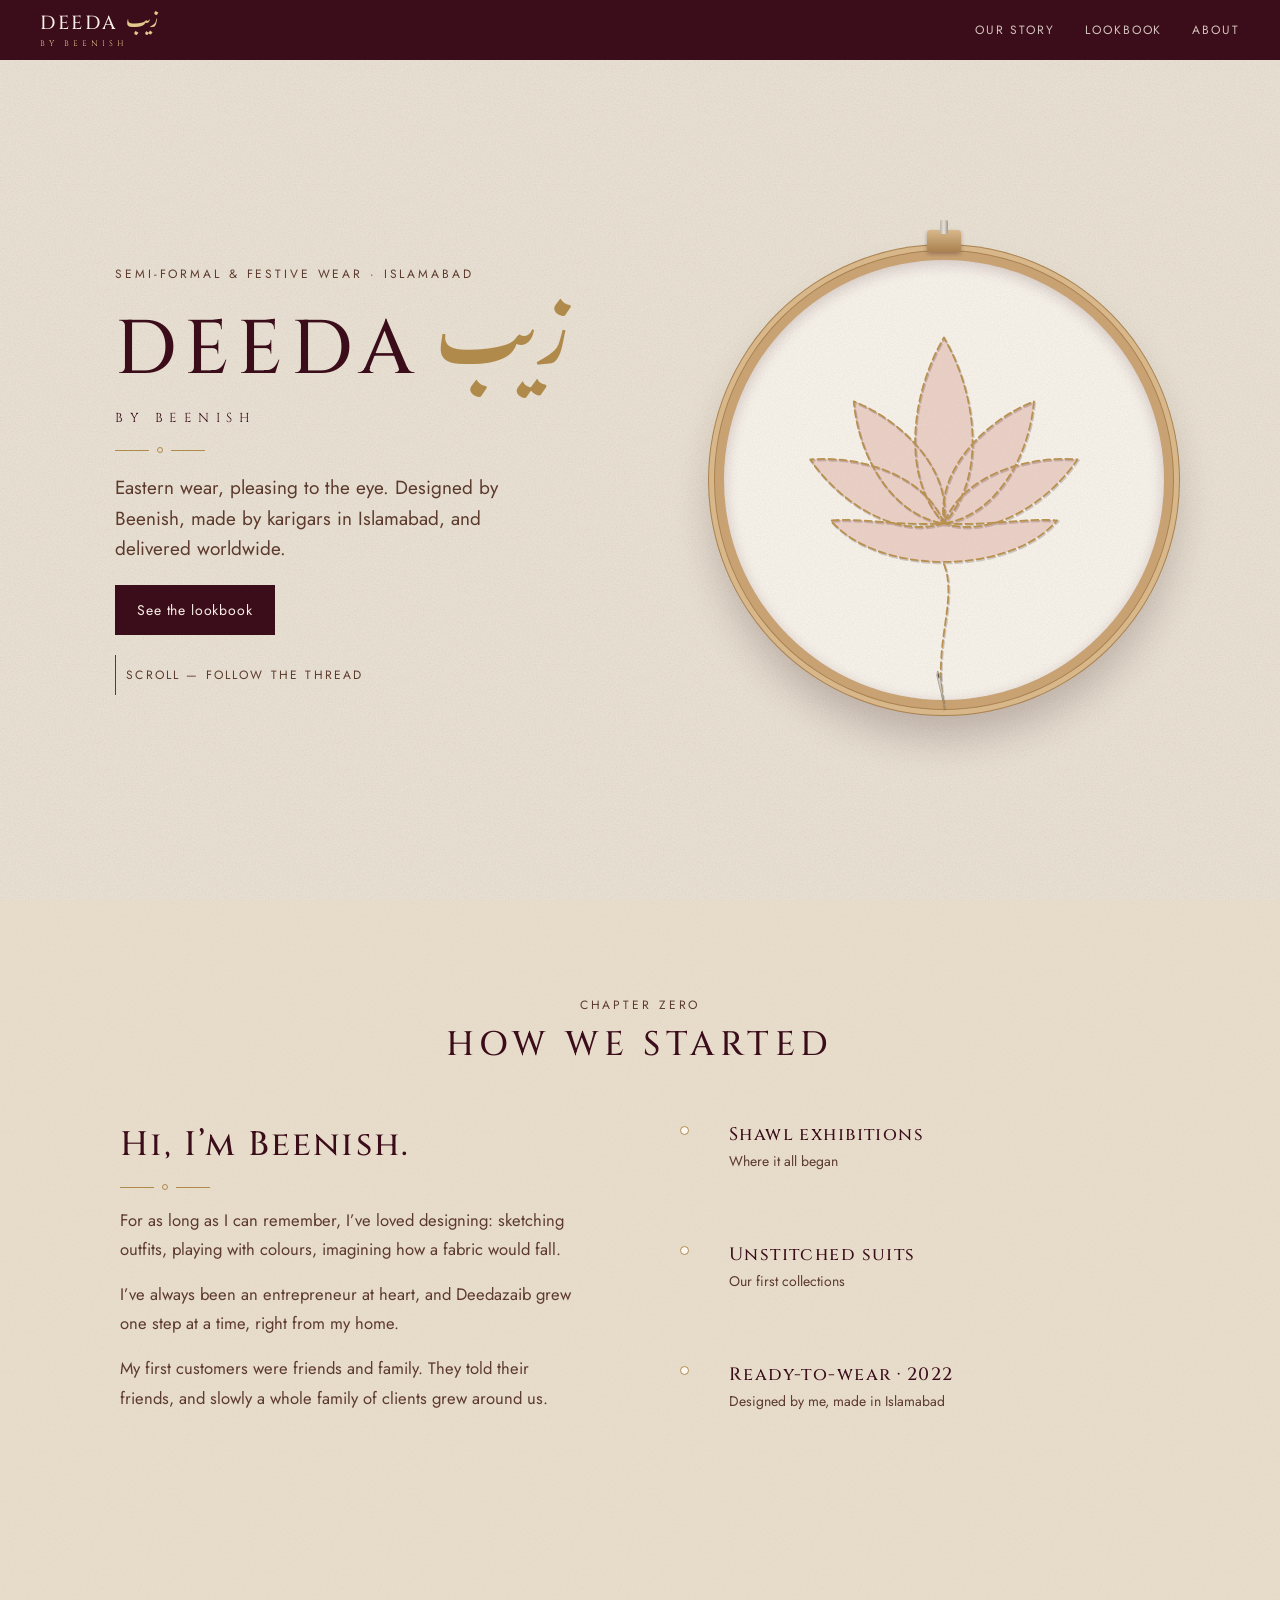
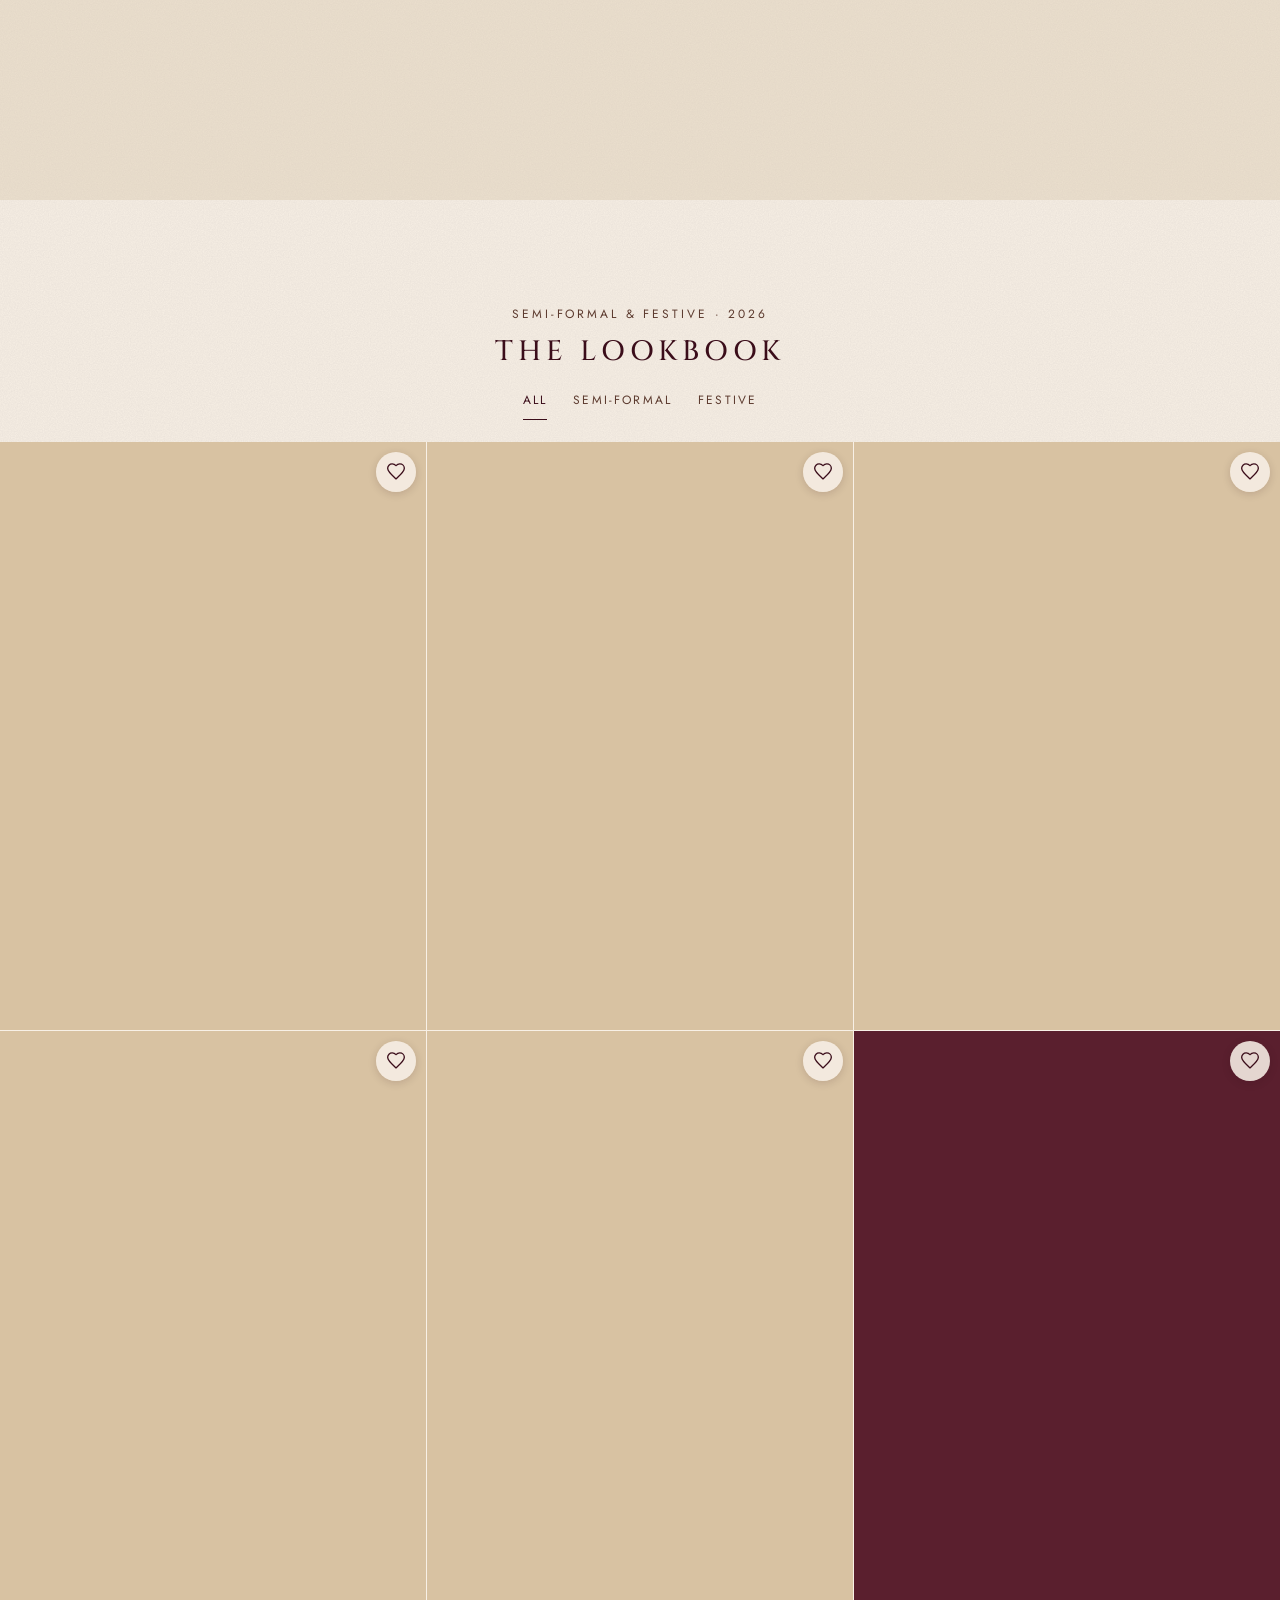
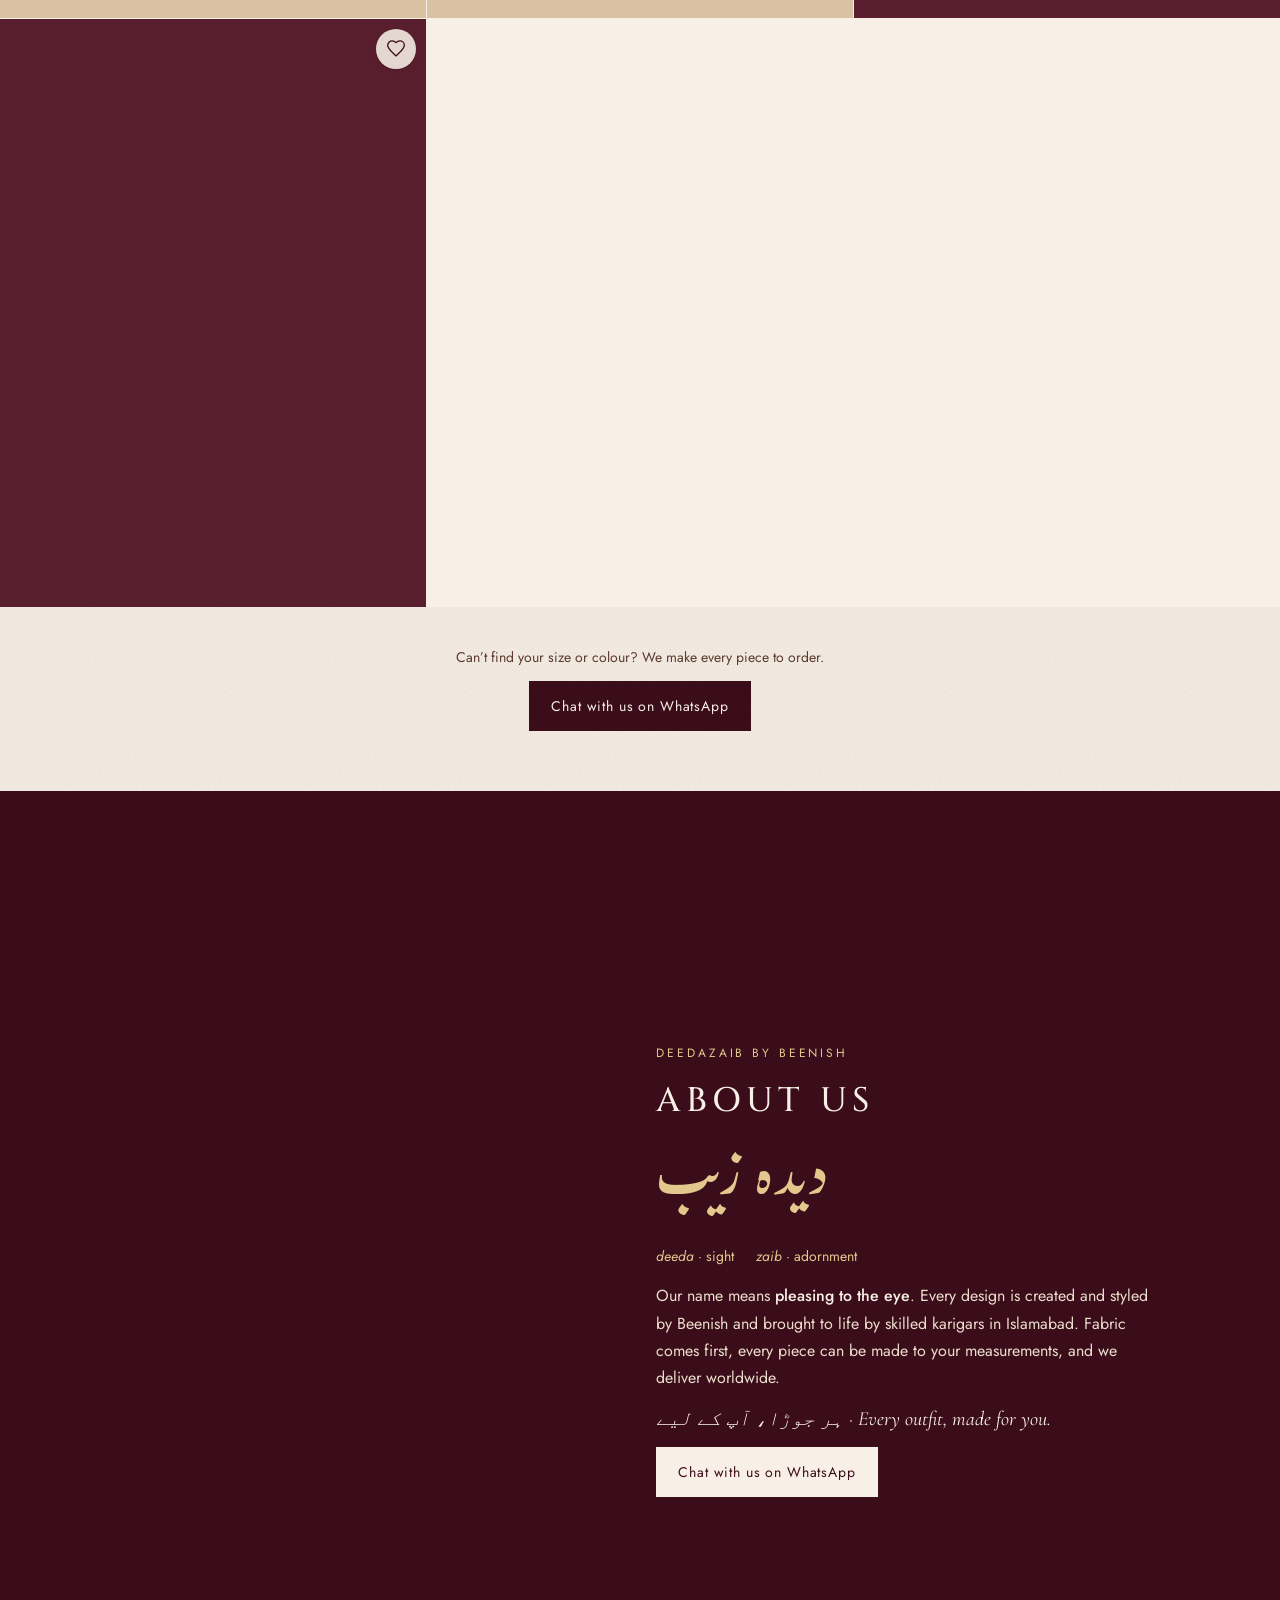
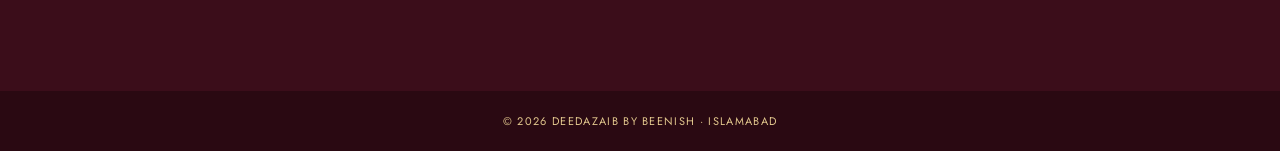
<file: index.html>
<!DOCTYPE html>
<html lang="en">
<head>
  <meta charset="utf-8">
  <meta name="viewport" content="width=device-width, initial-scale=1">
  <title>Deedazaib by Beenish — Semi-Formal &amp; Festive Wear</title>
  <meta name="description" content="Deedazaib by Beenish — semi-formal and festive eastern wear, designed by Beenish and made by karigars in Islamabad. Custom fits, delivered worldwide. Order on WhatsApp.">
  <meta name="theme-color" content="#3B0D1A">
  <meta property="og:title" content="Deedazaib by Beenish">
  <meta property="og:description" content="Semi-formal & festive eastern wear, designed in Islamabad. Order on WhatsApp.">
  <meta property="og:type" content="website">
  <link rel="icon" href="images/favicon.svg" type="image/svg+xml">
  <link rel="preconnect" href="https://fonts.googleapis.com">
  <link rel="preconnect" href="https://fonts.gstatic.com" crossorigin>
  <link href="https://fonts.googleapis.com/css2?family=Cinzel:wght@400;500;600&family=Gulzar&family=Jost:wght@400;500;600&family=Cormorant+Garamond:ital,wght@1,400;1,500&display=swap" rel="stylesheet">
  <link rel="stylesheet" href="css/style.css?v=202611141947">
</head>
<body>
  <a class="skip" href="#catalogue">Skip to the lookbook</a>

  <header class="topbar">
    <a class="logo" href="#intro" aria-label="Deedazaib by Beenish, back to top">
      <span class="logo-row"><span class="logo-en">DEEDA</span><span class="logo-ur" lang="ur" dir="rtl">زیب</span></span>
      <span class="logo-by">BY BEENISH</span>
    </a>
    <nav class="menu" aria-label="Sections">
      <a href="#story" data-sec="1">OUR STORY</a>
      <a href="#catalogue" data-sec="2">LOOKBOOK</a>
      <a href="#about" data-sec="3">ABOUT</a>
    </nav>
  </header>

  <div id="home">
    <main>
      <!-- the gold thread, drawn by js/main.js -->
      <svg id="thread" aria-hidden="true" focusable="false">
        <defs><mask id="threadMask" maskUnits="userSpaceOnUse"><path id="threadMaskPath" fill="none" stroke="#fff" stroke-width="10" stroke-linecap="round" stroke-linejoin="round" style="stroke-dasharray:0 1"/></mask></defs>
        <path id="hoopFill" fill="#D9A79A" stroke="none"/>
        <g mask="url(#threadMask)">
          <path id="threadShade" fill="none" stroke="rgba(42,9,18,.18)" stroke-width="2.4" stroke-linecap="round" transform="translate(0.8 1.2)" stroke-dasharray="7 4"/>
          <path id="threadLine" fill="none" stroke="#B8914F" stroke-width="1.8" stroke-linecap="round" stroke-linejoin="round" stroke-dasharray="7 4"/>
        </g>
        <g id="needle" style="opacity:0">
          <path d="M2 0 L-30 -1.6 L-34 0 L-30 1.6 Z" fill="#D8D2C8" stroke="#8C8478" stroke-width=".6"/>
          <ellipse cx="-29" cy="0" rx="2.6" ry=".7" fill="#5C5248"/>
        </g>
      </svg>
      <!-- 1 · INTRO -->
      <section id="intro" data-sec="0">
        <div class="intro-text">
          <span class="kicker">SEMI-FORMAL &amp; FESTIVE WEAR · ISLAMABAD</span>
          <h1 class="big"><span class="en">DEEDA</span><span class="ur" lang="ur" dir="rtl">زیب</span></h1>
          <span class="by">BY BEENISH</span>
          <div style="color:#B08A4A"><div class="orn" aria-hidden="true"><i></i><b></b><i></i></div></div>
          <p>Eastern wear, pleasing to the eye. Designed by Beenish, made by karigars in Islamabad, and delivered worldwide.</p>
          <div class="ctas">
            <a class="btn solid" href="#catalogue">See the lookbook</a>
          </div>
          <div class="scroll-cue" aria-hidden="true"><span></span>SCROLL — FOLLOW THE THREAD</div>
        </div>
        <div class="hoop-wrap" aria-hidden="true"><div class="hoop" id="hoop"><i class="clasp"></i></div></div>
      </section>

      <!-- 2 · HOW WE STARTED -->
      <section id="story" data-sec="1">
        <div class="head"><span class="kicker">CHAPTER ZERO</span><h2>HOW WE STARTED</h2></div>
        <div class="story-grid">
          <div class="story-text">
            <span class="hi">Hi, I’m Beenish.</span>
            <div style="color:#B08A4A"><div class="orn" aria-hidden="true"><i></i><b></b><i></i></div></div>
            <p>For as long as I can remember, I’ve loved designing: sketching outfits, playing with colours, imagining how a fabric would fall.</p>
            <p>I’ve always been an entrepreneur at heart, and Deedazaib grew one step at a time, right from my home.</p>
            <p>My first customers were friends and family. They told their friends, and slowly a whole family of clients grew around us.</p>
          </div>
          <div class="story-time">
            <div class="early" id="early" hidden></div>
            <ol class="timeline">
              <li><i class="t-dot"></i><b>Shawl exhibitions</b><span>Where it all began</span></li>
              <li><i class="t-dot"></i><b>Unstitched suits</b><span>Our first collections</span></li>
              <li><i class="t-dot"></i><b>Ready-to-wear · 2022</b><span>Designed by me, made in Islamabad</span></li>
            </ol>
          </div>
        </div>
      </section>

      <!-- 3 · THE LOOKBOOK (looks come from js/config.js) -->
      <section id="catalogue" data-sec="2">
        <div class="lb-head">
          <span class="kicker">SEMI-FORMAL &amp; FESTIVE · 2026</span>
          <h2>THE LOOKBOOK</h2>
          <div class="tabs" role="group" aria-label="Collection">
            <button data-filter="all" aria-pressed="true">ALL</button>
            <button data-filter="semi-formal" aria-pressed="false">SEMI-FORMAL</button>
            <button data-filter="festive" aria-pressed="false">FESTIVE</button>
            <button data-filter="saved" aria-pressed="false" id="savedTab" hidden>♡ SAVED</button>
          </div>
        </div>
        <div class="grid" id="grid"></div>
        <div class="lb-foot">
          <span>Can’t find your size or colour? We make every piece to order.</span>
          <a class="btn solid" data-wa="Hi Deedazaib! I have a question about the lookbook." href="#" target="_blank" rel="noopener">Chat with us on WhatsApp</a>
        </div>
      </section>

      <!-- 4 · ABOUT US -->
      <section id="about" data-sec="3">
        <div class="knot" id="knot" aria-hidden="true"><span class="d">D</span><span class="z" lang="ur">ز</span></div>
        <div class="about-text">
          <span class="kicker">DEEDAZAIB BY BEENISH</span>
          <h2>ABOUT US</h2>
          <span class="ur-big" lang="ur" dir="rtl">دیدہ زیب</span>
          <div class="meaning"><span><em>deeda</em> · sight</span><span><em>zaib</em> · adornment</span></div>
          <p>Our name means <b style="color:var(--cream);font-weight:500">pleasing to the eye</b>. Every design is created and styled by Beenish and brought to life by skilled karigars in Islamabad. Fabric comes first, every piece can be made to your measurements, and we deliver worldwide.</p>
          <span class="sign"><span lang="ur" dir="rtl">ہر جوڑا، آپ کے لیے</span> · Every outfit, made for you.</span>
          <div class="ctas">
            <a class="btn cream" data-wa="Hi Deedazaib! I have a question." href="#" target="_blank" rel="noopener">Chat with us on WhatsApp</a>
            <a class="btn gold" id="instagram" href="#" target="_blank" rel="noopener">Instagram</a>
          </div>
        </div>
      </section>
    </main>
    <footer class="foot">© <span id="year">2026</span> DEEDAZAIB BY BEENISH · ISLAMABAD</footer>

  </div>

  <!-- FAVOURITES BAR (appears once a look is saved) -->
  <div class="favbar" id="favbar" hidden>
    <button id="favList" aria-label="Show my favourites"><svg width="16" height="16" viewBox="0 0 24 24" fill="currentColor" aria-hidden="true"><path d="M12 20.3l-1.2-1.1C5.4 14.4 2 11.3 2 7.6 2 4.6 4.4 2.3 7.4 2.3c1.7 0 3.4.8 4.6 2.1 1.2-1.3 2.9-2.1 4.6-2.1 3 0 5.4 2.3 5.4 5.3 0 3.7-3.4 6.8-8.8 11.6z"/></svg><span id="favCount">0</span> <span id="favWord">favourites</span></button>
    <a class="favsend" id="favSend" href="#" target="_blank" rel="noopener">Send on WhatsApp</a>
    <button class="favclear" id="favClear" aria-label="Clear favourites"><svg width="14" height="14" viewBox="0 0 24 24" fill="none" stroke="currentColor" stroke-width="1.8" aria-hidden="true"><path d="M6 6l12 12M18 6L6 18"/></svg></button>
  </div>

  <!-- PRODUCT VIEW (opens when a look is tapped) -->
  <div id="pv" role="dialog" aria-modal="true" aria-label="Look details">
    <div class="pv-wrap">
      <div class="pv-photo" id="pvPhoto">
        <button class="pv-close" id="pvClose" aria-label="Back to the lookbook"><svg width="18" height="18" viewBox="0 0 24 24" fill="none" stroke="currentColor" stroke-width="1.6" aria-hidden="true"><path d="M6 6l12 12M18 6L6 18"/></svg></button>
      </div>
      <div class="pv-info">
        <nav class="crumbs" aria-label="Breadcrumb"><button id="pvHome">Home</button><span aria-hidden="true">/</span><button id="pvBack">Lookbook</button><span aria-hidden="true">/</span><span id="pvCrumb"></span></nav>
        <span class="pv-kick" id="pvKick"></span>
        <h2 class="pv-name" id="pvName"></h2>
        <span class="pv-price" id="pvPrice"></span>
        <button class="pv-save" id="pvFav" aria-pressed="false"><svg width="18" height="18" viewBox="0 0 24 24" fill="none" stroke="currentColor" stroke-width="1.6" stroke-linejoin="round" aria-hidden="true"><path d="M12 20.3l-1.2-1.1C5.4 14.4 2 11.3 2 7.6 2 4.6 4.4 2.3 7.4 2.3c1.7 0 3.4.8 4.6 2.1 1.2-1.3 2.9-2.1 4.6-2.1 3 0 5.4 2.3 5.4 5.3 0 3.7-3.4 6.8-8.8 11.6z"/></svg><span id="pvFavText">SAVE TO FAVOURITES</span></button>
        <div class="pv-row"><span>MADE TO ORDER</span><span id="pvTime"></span></div>
        <div class="pv-row"><span>FABRIC</span><span id="pvFabric"></span></div>
        <div class="pv-row"><span>SIZE</span>
          <div class="sz" role="group" aria-label="Size"><button aria-pressed="false">S</button><button aria-pressed="true">M</button><button aria-pressed="false">L</button><button aria-pressed="false">Custom</button></div>
        </div>
        <p class="pv-note" id="pvSizeNote">Custom? We’ll take your measurements on WhatsApp.</p>
        <a class="pv-order" id="pvOrder" href="#" target="_blank" rel="noopener"><svg width="18" height="18" viewBox="0 0 24 24" fill="none" stroke="currentColor" stroke-width="1.6" aria-hidden="true"><path d="M4 20l1.3-3.9A8 8 0 1 1 8 19z"/></svg><span id="pvOrderText">ORDER ON WHATSAPP</span></a>
        <span class="pv-help">Need help choosing? <a id="pvHelp" href="#" target="_blank" rel="noopener">Chat with Beenish</a></span>
        <div class="acc">
          <details open><summary>CRAFT DETAILS</summary><p id="pvCraft"></p></details>
          <details><summary>PRODUCT DETAILS</summary><p id="pvDetails"></p></details>
          <details><summary>MODEL &amp; FIT</summary><p id="pvFit"></p></details>
          <details><summary>CARE</summary><p id="pvCare"></p></details>
          <details><summary>DELIVERY</summary><p id="pvDelivery"></p></details>
        </div>
        <div class="pv-nav"><button id="pvPrev"><small>‹ PREVIOUS</small><span id="pvPrevName"></span></button><button id="pvNext"><small>NEXT ›</small><span id="pvNextName"></span></button></div>
      </div>
    </div>
  </div>

  <script src="js/config.js?v=202611141947"></script>
  <script src="js/main.js?v=202611141947"></script>
</body>
</html>
</file>
<file: css/style.css>
/* Deedazaib by Beenish — website styles */
:root{
  --maroon:#3B0D1A; --maroon-2:#4A1422; --maroon-3:#5A1F2E;
  --cream:#F8F0E6; --paper:#FBF6EE; --champagne:#E3C88E; --gold:#D4B271;
  --ink:#3B0D1A; --sub:#5C3A2E; --line:#D9C6AA;
  --noise:url("data:image/svg+xml;utf8,<svg xmlns='http://www.w3.org/2000/svg' width='240' height='240'><filter id='n'><feTurbulence type='fractalNoise' baseFrequency='.85' numOctaves='3' stitchTiles='stitch'/><feColorMatrix values='0 0 0 0 0  0 0 0 0 0  0 0 0 0 0  0 0 0 .55 0'/></filter><rect width='100%' height='100%' filter='url(%23n)'/></svg>");
  --grain:url("data:image/svg+xml;utf8,<svg xmlns='http://www.w3.org/2000/svg' width='180' height='180'><filter id='g'><feTurbulence type='turbulence' baseFrequency='.55' numOctaves='2' stitchTiles='stitch'/><feColorMatrix values='0 0 0 0 0  0 0 0 0 0  0 0 0 0 0  0 0 0 .9 -.25'/></filter><rect width='100%' height='100%' filter='url(%23g)'/></svg>");
}
*{box-sizing:border-box}
html{scroll-behavior:smooth}
html,body{margin:0}
body{font-family:Jost,system-ui,sans-serif; color:var(--ink); background:#EFE6D8; position:relative; overflow-x:hidden}
body::before{content:""; position:absolute; inset:0; background-image:var(--noise); background-size:240px; opacity:.14; mix-blend-mode:multiply; pointer-events:none; z-index:0}

/* top bar */
.topbar{position:fixed; top:0; left:0; right:0; z-index:20; height:60px; background:var(--maroon); display:flex; align-items:center; justify-content:space-between; padding:0 clamp(14px,4vw,40px)}
.logo{display:flex; flex-direction:column; align-items:flex-start; gap:3px; text-decoration:none}
.logo-row{display:flex; align-items:center; gap:8px; line-height:1}
.logo-en{font-family:Cinzel,serif; font-weight:500; font-size:19px; letter-spacing:.14em; color:var(--cream)}
.logo-ur{font-family:Gulzar,serif; font-size:23px; color:var(--champagne); line-height:1}
.logo-by{font-family:Cinzel,serif; font-size:8px; letter-spacing:.5em; color:var(--champagne)}
.menu{display:flex; gap:clamp(12px,2.4vw,30px)}
.menu a{color:var(--cream); text-decoration:none; font-size:12px; letter-spacing:.16em; min-height:44px; display:flex; align-items:center; opacity:.8}
.menu a.on{opacity:1; color:var(--champagne)}
@media (max-width:760px){ .menu{display:none} }

/* sections */
main{position:relative; z-index:1}
section{position:relative; min-height:100vh; padding:calc(60px + 4vh) clamp(18px,6vw,80px) 4vh}
.head{text-align:center; display:flex; flex-direction:column; align-items:center; gap:8px; max-width:680px; margin:0 auto}
.kicker{font-size:12px; letter-spacing:.24em; color:var(--sub)}
.head h2{margin:0; font-family:Cinzel,serif; font-weight:500; font-size:clamp(22px,3.2vw,34px); letter-spacing:.16em}
.head p{margin:0; font-size:15px; color:var(--sub)}
.orn{display:flex; align-items:center; gap:8px}
.orn i{display:block; height:1px; width:34px; background:currentColor}
.orn b{display:block; width:6px; height:6px; border:1px solid currentColor; border-radius:50%}

#intro{display:flex; align-items:center}
.intro-text{width:min(46%,560px); display:flex; flex-direction:column; gap:20px; margin-left:clamp(0px,3vw,60px)}
.intro-text .big{display:flex; align-items:center; gap:14px; line-height:1}
.intro-text .big .en{font-family:Cinzel,serif; font-weight:500; font-size:clamp(40px,6vw,76px); letter-spacing:.12em}
.intro-text .big .ur{font-family:Gulzar,serif; font-size:clamp(50px,7.4vw,94px); color:#B08A4A}
.intro-text .by{font-family:Cinzel,serif; font-size:13px; letter-spacing:.5em; margin-top:-8px}
.intro-text p{margin:0; font-size:clamp(16px,1.6vw,19px); line-height:1.6; color:var(--sub); max-width:440px}
.ctas{display:flex; gap:10px; flex-wrap:wrap}
.btn{height:50px; padding:0 22px; display:inline-flex; align-items:center; gap:10px; text-decoration:none; font-size:14px; letter-spacing:.06em}
.btn.solid{background:var(--maroon); color:var(--cream)}
.btn.line{border:1px solid var(--maroon); color:var(--maroon)}
.scroll-cue{display:flex; align-items:center; gap:10px; font-size:12px; letter-spacing:.18em; color:var(--sub)}
.scroll-cue span{display:block; width:1px; height:40px; background:var(--sub); animation:cue 1.8s ease-in-out infinite; transform-origin:top}
@keyframes cue{0%{transform:scaleY(0)}50%{transform:scaleY(1)}100%{transform:scaleY(0); transform-origin:bottom}}
#story{background:rgba(234,219,198,.55)}
#about{display:flex; align-items:center; justify-content:flex-end}
.about-text{width:min(44%,520px); margin-right:clamp(0px,4vw,70px); display:flex; flex-direction:column; gap:16px; color:var(--cream)}
.about-text .kicker{color:var(--champagne)}
.about-text h2{margin:0; font-family:Cinzel,serif; font-weight:500; font-size:clamp(24px,3vw,34px); letter-spacing:.16em}
.about-text .ur-big{align-self:flex-start; font-family:Gulzar,serif; font-size:clamp(40px,5vw,60px); line-height:1.5; color:var(--champagne)}
.about-text .meaning{display:flex; gap:22px; font-size:14px; color:var(--champagne)}
.about-text p{margin:0; font-size:16px; line-height:1.7; color:#EBDDCB}
.about-text .sign{font-family:'Cormorant Garamond',Georgia,serif; font-style:italic; font-size:20px; color:var(--cream)}
.btn.cream{background:var(--cream); color:var(--maroon)}
.btn.gold{border:1px solid var(--champagne); color:var(--champagne)}
/* ---------- the Lookbook (collection grid, Omorose-style) ---------- */
#catalogue{min-height:auto; padding:calc(60px + 5vh) 0 0; background:var(--cream); position:relative; z-index:2}
#catalogue::before{content:""; position:absolute; inset:0; background-image:var(--noise); background-size:240px; opacity:.1; mix-blend-mode:multiply; pointer-events:none}
body.pv-open{overflow:hidden}
.lb-head{position:relative; padding:0 16px 22px; text-align:center; display:flex; flex-direction:column; align-items:center; gap:10px}
.lb-head h2{margin:0; font-family:Cinzel,serif; font-weight:500; font-size:clamp(20px,2.4vw,28px); letter-spacing:.18em}
.crumbs{align-self:flex-start; font-size:12px; color:var(--sub); display:flex; gap:8px; align-items:center; padding-left:clamp(0px,4vw,40px)}
.crumbs button,.crumbs a{background:none; border:0; padding:0; color:var(--ink); font-family:inherit; font-size:12px; cursor:pointer; min-height:32px}
.tabs{display:flex; gap:26px; justify-content:center}
.tabs button{background:none; border:0; border-bottom:1px solid transparent; padding:8px 0; min-height:40px; font-family:inherit; font-size:12px; letter-spacing:.18em; color:var(--sub); cursor:pointer}
.tabs button[aria-pressed="true"]{color:var(--ink); border-bottom-color:var(--ink)}
.grid{display:grid; grid-template-columns:repeat(3, minmax(0,1fr)); gap:1px; background:var(--cream)}
@media (max-width:760px){ .grid{grid-template-columns:repeat(2, minmax(0,1fr))} .tabs{gap:18px} }
.tile{position:relative; aspect-ratio:203 / 280; overflow:hidden; border:0; padding:0; cursor:pointer; display:block; width:100%;
  opacity:0; transform:translateY(24px); transition:opacity .7s ease, transform .7s cubic-bezier(.2,.7,.2,1)}
.tile.in{opacity:1; transform:none}
.grid.instant .tile{transition:none}
.tile[hidden]{display:none}
.shot{position:absolute; inset:0; display:flex; align-items:flex-end; justify-content:center; transition:transform 1.2s cubic-bezier(.2,.7,.2,1)}
.shot::before{content:""; position:absolute; inset:0; background-image:var(--noise); background-size:240px; opacity:.12; mix-blend-mode:multiply}
.shot svg{position:relative; width:64%; height:auto; margin-bottom:9%}
.tile:hover .shot,.tile:focus-within .shot{transform:scale(1.04)}
.tile .cap{position:absolute; left:0; right:0; bottom:0; background:rgba(248,240,230,.95); color:var(--ink); padding:12px 14px; display:flex; justify-content:space-between; align-items:baseline; gap:8px;
  font-size:13px; transform:translateY(100%); transition:transform .45s cubic-bezier(.2,.7,.2,1); text-align:left}
.tile .cap b{font-family:Cinzel,serif; font-weight:500; letter-spacing:.12em; font-size:12px}
.tile:hover .cap,.tile:focus-within .cap{transform:none}
@media (hover:none){ .tile .cap{transform:none; flex-direction:column; align-items:flex-start; gap:2px; padding:9px 11px; font-size:11.5px; background:rgba(248,240,230,.92)} .tile .cap b{font-size:10.5px; letter-spacing:.1em} }
.tile .tag{position:absolute; top:12px; left:12px; z-index:2; font-size:10px; letter-spacing:.2em; padding:4px 8px; background:var(--cream); color:var(--ink)}
.tile-open:focus-visible{outline:2px solid var(--ink); outline-offset:-4px}
.lb-foot{padding:40px 16px 60px; text-align:center; display:flex; flex-direction:column; align-items:center; gap:14px; color:var(--sub); font-size:14px}

/* product view */
#pv{position:fixed; inset:60px 0 0 0; z-index:14; background:var(--cream); overflow-y:auto; opacity:0; visibility:hidden; transform:translateX(30px);
  transition:opacity .45s ease, transform .45s cubic-bezier(.2,.7,.2,1), visibility 0s linear .45s}
#pv.open{opacity:1; visibility:visible; transform:none; transition:opacity .45s ease, transform .45s cubic-bezier(.2,.7,.2,1)}
.pv-wrap{display:grid; grid-template-columns:minmax(0,1.15fr) minmax(0,1fr); min-height:100%}
@media (max-width:860px){ .pv-wrap{grid-template-columns:1fr} }
.pv-photo{position:sticky; top:0; height:calc(100vh - 60px)}
@media (max-width:860px){ .pv-photo{position:relative; height:auto; aspect-ratio:203/280} }
.pv-photo .shot svg{width:52%}
.pv-info{padding:clamp(20px,4vw,56px); display:flex; flex-direction:column; gap:16px; max-width:560px}
.pv-info .crumbs{padding-left:0}
.pv-kick{font-size:11px; letter-spacing:.24em; color:var(--sub)}
.pv-name{margin:0; font-family:Cinzel,serif; font-weight:500; font-size:clamp(22px,2.6vw,30px); letter-spacing:.14em}
.pv-price{font-size:18px; font-weight:500}
.pv-row{display:flex; flex-direction:column; gap:4px; font-size:14px}
.pv-row span:first-child{font-size:11px; letter-spacing:.2em; color:var(--sub)}
.sz{display:flex; gap:8px; flex-wrap:wrap}
.sz button{min-width:48px; height:44px; padding:0 14px; border:1px solid #CDBDA5; background:transparent; color:var(--ink); font-family:inherit; font-size:13px; cursor:pointer}
.sz button[aria-pressed="true"]{border-color:var(--ink); background:var(--ink); color:var(--cream)}
.pv-note{font-size:13px; color:var(--sub); margin:0}
.pv-order{height:54px; background:var(--maroon); color:var(--cream); display:flex; align-items:center; justify-content:center; gap:10px; text-decoration:none; font-size:14px; letter-spacing:.14em}
.pv-order:hover{background:#2A0912}
.pv-help{font-size:13px; color:var(--sub)} .pv-help a{color:var(--ink)}
.acc{border-top:1px solid #E0D0BA}
.acc details{border-bottom:1px solid #E0D0BA}
.acc summary{min-height:50px; display:flex; align-items:center; justify-content:space-between; cursor:pointer; font-size:12px; letter-spacing:.2em; list-style:none}
.acc summary::-webkit-details-marker{display:none}
.acc summary::after{content:"+"; font-size:18px; color:var(--sub)}
.acc details[open] summary::after{content:"–"}
.acc p{margin:0 0 16px; font-size:14px; line-height:1.7; color:var(--sub)}
.pv-nav{display:flex; justify-content:space-between; gap:12px; padding-top:8px}
.pv-nav button{background:none; border:0; padding:0; text-align:left; cursor:pointer; font-family:inherit; color:var(--ink); min-height:44px; display:flex; flex-direction:column; gap:2px}
.pv-nav button:last-child{text-align:right; align-items:flex-end}
.pv-nav small{font-size:11px; letter-spacing:.2em; color:var(--sub)}
.pv-close{position:absolute; top:14px; right:14px; z-index:3; width:44px; height:44px; border-radius:50%; border:0; background:var(--cream); color:var(--ink); display:flex; align-items:center; justify-content:center; cursor:pointer; box-shadow:0 2px 8px rgba(59,13,26,.18)}
@media (max-width:760px){
  #about{flex-direction:column; justify-content:flex-start}
  .about-text{width:100%; margin:0; text-align:center; align-items:center; gap:12px}
  .about-text p{font-size:14px} .about-text .sign{font-size:17px} .about-text .btn{height:44px; padding:0 16px; font-size:13px}
  .about-text .ur-big{align-self:center}
}
#about{background:var(--maroon); color:var(--cream)}
#about .kicker,#about .head p{color:var(--champagne)}
.foot{position:relative; z-index:1; background:#2A0912; color:var(--champagne); text-align:center; font-size:11px; letter-spacing:.12em; padding:22px}
@media (max-width:760px){
  #intro{align-items:flex-start}
  .intro-text{width:100%; margin:0; gap:14px; text-align:center; align-items:center}
  .intro-text .big{justify-content:center}
  .intro-text p{font-size:15px}
  .scroll-cue{display:none}
  .ctas{justify-content:center}
}

@media (prefers-reduced-motion: reduce){ html{scroll-behavior:auto} .scroll-cue span{animation:none} .knot .d,.knot .z{transition:none} }

/* real photos (when a look has a photo set in js/config.js) */
.shot img{position:absolute; inset:0; width:100%; height:100%; object-fit:cover; object-position:center top}
.shot.has-photo::before{display:none}
.tile .tag.sold{background:var(--maroon); color:var(--champagne)}
.skip{position:absolute; left:-9999px; top:8px; z-index:50; background:var(--cream); color:var(--ink); padding:10px 14px}
.skip:focus{left:8px}

.intro-text h1.big{margin:0; font-weight:inherit}

/* hover: the second photo fades in */
.shot img.alt{opacity:0; transition:opacity .6s ease}
.tile:hover .shot img.alt,.tile:focus-within .shot img.alt{opacity:1}
@media (hover:none){ .shot img.alt{display:none} }
.shot img{object-position:center 22%}

/* product gallery */
.pv-photo{overflow:hidden; background:#EFE6D8}
.gal{position:absolute; inset:0; display:flex; overflow-x:auto; scroll-snap-type:x mandatory; scrollbar-width:none; -ms-overflow-style:none}
.gal::-webkit-scrollbar{display:none}
.gal:focus-visible{outline:2px solid var(--ink); outline-offset:-4px}
.slide{flex:0 0 100%; height:100%; scroll-snap-align:start; position:relative}
.slide img{position:absolute; inset:0; width:100%; height:100%; object-fit:contain; background:#EFE6D8}
@media (max-width:860px){ .slide img{object-fit:cover; object-position:center 20%} }
.slide .shot{position:absolute; inset:0}
.gal-btn{position:absolute; top:50%; transform:translateY(-50%); z-index:3; width:44px; height:44px; border-radius:50%; border:0; background:rgba(248,240,230,.92); color:var(--ink); display:flex; align-items:center; justify-content:center; cursor:pointer; box-shadow:0 2px 8px rgba(59,13,26,.18)}
.gal-btn.prev{left:14px} .gal-btn.next{right:14px}
.gal-count{position:absolute; bottom:14px; left:50%; transform:translateX(-50%); z-index:3; background:rgba(248,240,230,.92); color:var(--ink); font-size:12px; letter-spacing:.14em; padding:6px 12px; border-radius:14px}
.pv-row[hidden],.acc details[hidden]{display:none}


/* ---------- the gold thread ---------- */
#thread{position:absolute; left:0; top:0; z-index:1; pointer-events:none; overflow:visible}
#needle{transition:opacity .3s ease}
section > *{position:relative; z-index:3}
#catalogue{z-index:4}

/* intro: an embroidery hoop where the thread starts */
#intro{justify-content:space-between; gap:4vw}
.hoop-wrap{flex:1; display:flex; justify-content:center; align-items:center; z-index:0 !important}
.hoop{--hs:min(36vw, 62vh, 440px); position:relative; width:var(--hs); display:flex; align-items:center; justify-content:center; gap:4px; line-height:1; aspect-ratio:1; border-radius:50%;
  background:var(--paper); box-shadow:0 0 0 9px #C9A274, 0 0 0 10px #A9814F, 0 0 0 15px #D8B78A, 0 0 0 16px #A9814F, 0 26px 40px 10px rgba(42,9,18,.22)}
.hoop::before{content:""; position:absolute; inset:0; border-radius:50%; background-image:var(--noise); background-size:240px; opacity:.12; mix-blend-mode:multiply}
.hoop::after{content:""; position:absolute; inset:0; border-radius:50%; box-shadow:inset 0 4px 14px rgba(59,13,26,.18)}
.hoop .clasp{position:absolute; left:50%; top:-30px; width:34px; height:22px; transform:translateX(-50%); background:linear-gradient(#D8B78A,#A9814F); border-radius:3px; box-shadow:0 2px 4px rgba(42,9,18,.3)}
.hoop .clasp::after{content:""; position:absolute; left:50%; top:-10px; width:8px; height:14px; transform:translateX(-50%); background:linear-gradient(90deg,#B9B2A6,#E8E3DA,#9C9488); border-radius:2px}

/* story: text beside a timeline that the thread runs through */
#story .head{margin-bottom:clamp(30px,6vh,64px)}
.story-grid{display:grid; grid-template-columns:minmax(0,1fr) minmax(0,1fr); gap:clamp(30px,7vw,110px); max-width:1040px; margin:0 auto; align-items:center}
.story-text{display:flex; flex-direction:column; gap:16px}
.story-text .hi{font-family:Cinzel,serif; font-weight:500; font-size:clamp(24px,2.8vw,34px); letter-spacing:.06em}
.story-text p{margin:0; font-size:clamp(15px,1.3vw,17px); line-height:1.75; color:var(--sub); max-width:460px}
.story-time{display:flex; flex-direction:column; gap:26px}
.early{aspect-ratio:4/3; max-width:360px; overflow:hidden; background:#EADBC6}
.early img{width:100%; height:100%; object-fit:cover; display:block}
.timeline{list-style:none; margin:0; padding:0 0 0 44px; display:flex; flex-direction:column; gap:clamp(40px,8vh,72px)}
.timeline li{position:relative; display:flex; flex-direction:column; gap:4px}
.timeline .t-dot{position:absolute; left:-44px; top:.15em; width:9px; height:9px; margin-left:-4.5px; border-radius:50%; background:var(--paper); border:1.5px solid #B08A4A}
.timeline b{font-family:Cinzel,serif; font-weight:500; font-size:clamp(15px,1.4vw,18px); letter-spacing:.08em}
.timeline span{font-size:14px; color:var(--sub)}

/* about: the monogram the thread ties off into */
#about{justify-content:space-between; gap:4vw}
.knot{flex:none; width:min(30vw, 54vh, 380px); aspect-ratio:1; margin-left:clamp(0px,6vw,110px); display:flex; align-items:center; justify-content:center; gap:4px; line-height:1}
.knot .d{font-family:Cinzel,serif; font-weight:500; font-size:calc(min(30vw, 54vh, 380px) * .36); color:var(--cream)}
.knot .z{font-family:Gulzar,serif; font-size:calc(min(30vw, 54vh, 380px) * .27); color:var(--champagne); position:relative; top:calc(min(30vw, 54vh, 380px) * .07)}
.knot .d,.knot .z{opacity:0; transform:scale(.86); filter:blur(4px); transition:opacity 1.1s ease, transform 1.1s cubic-bezier(.2,.7,.2,1), filter 1.1s ease}
.knot .z{transition-delay:.25s}
.knot.tied .d,.knot.tied .z{opacity:1; transform:none; filter:none}

@media (max-width:760px){
  #intro{flex-direction:column; align-items:center; gap:46px}
  .hoop-wrap{flex:none}
  .hoop{--hs:min(66vw, 300px)}
  .story-grid{grid-template-columns:1fr; gap:44px; padding-left:18px}
  .timeline{padding-left:40px} .timeline .t-dot{left:-40px}
  #about{gap:36px; align-items:center; justify-content:flex-start}
  .knot{width:min(50vw, 220px); margin:10px 0 0}
  .knot .d{font-size:calc(min(50vw, 220px) * .36)} .knot .z{font-size:calc(min(50vw, 220px) * .27); top:calc(min(50vw, 220px) * .07)}
}




/* ---------- lookbook tiles: open button + favourite heart ---------- */
.tile-open{position:absolute; inset:0; display:block; width:100%; border:0; padding:0; margin:0; background:none; color:inherit; font:inherit; cursor:pointer; overflow:hidden}
.fav{position:absolute; top:10px; right:10px; z-index:3; width:40px; height:40px; border-radius:50%; border:0; background:rgba(248,240,230,.88); color:var(--maroon); display:flex; align-items:center; justify-content:center; cursor:pointer; box-shadow:0 2px 8px rgba(42,9,18,.15); transition:transform .2s ease}
.fav:hover{transform:scale(1.08)}
.fav[aria-pressed="true"] svg,.pv-save[aria-pressed="true"] svg{fill:currentColor; animation:pop .35s ease}
@keyframes pop{0%{transform:scale(1)}45%{transform:scale(1.3)}100%{transform:scale(1)}}
.fav:focus-visible,.pv-save:focus-visible{outline:2px solid var(--ink); outline-offset:2px}
.tabs button[hidden]{display:none}
.pv-save{align-self:flex-start; display:inline-flex; align-items:center; gap:8px; min-height:40px; padding:0; border:0; background:none; color:var(--ink); font-family:inherit; font-size:11px; letter-spacing:.2em; cursor:pointer}

/* favourites bar */
.favbar{position:fixed; left:50%; bottom:16px; transform:translateX(-50%); z-index:13; display:flex; align-items:center; gap:6px; padding:6px 6px 6px 16px; background:var(--maroon); color:var(--cream); border-radius:999px; box-shadow:0 10px 30px rgba(42,9,18,.35); font-size:13px; white-space:nowrap; animation:barIn .4s cubic-bezier(.2,.7,.2,1)}
.favbar[hidden]{display:none}
@keyframes barIn{from{opacity:0; transform:translate(-50%,20px)}to{opacity:1; transform:translate(-50%,0)}}
.favbar button{background:none; border:0; color:inherit; font:inherit; cursor:pointer; min-height:40px; display:inline-flex; align-items:center; gap:7px}
.favbar #favList svg{color:var(--champagne)}
.favsend{background:var(--cream); color:var(--maroon); text-decoration:none; padding:0 16px; height:38px; display:inline-flex; align-items:center; border-radius:999px; font-size:12px; letter-spacing:.08em; margin-left:6px}
.favclear{width:38px; justify-content:center; opacity:.75}
body.pv-open .favbar{display:none}

/* zoom into the embroidery */
.slide{overflow:hidden; cursor:zoom-in}
.slide img{transition:transform .35s ease}
.slide.zoomed{cursor:zoom-out}
.slide.zoomed img{transform:scale(2.6); object-fit:cover}
.gal.zooming{overflow:hidden; touch-action:none}
.zoom-hint{position:absolute; left:14px; bottom:14px; z-index:3; display:inline-flex; align-items:center; gap:6px; background:rgba(248,240,230,.92); color:var(--ink); font-size:11px; letter-spacing:.06em; padding:6px 10px; border-radius:999px; pointer-events:none; animation:hintOut 1s ease 4s forwards}
@keyframes hintOut{to{opacity:0}}
@media (max-width:860px){ .zoom-hint{bottom:auto; top:14px} }
@media (prefers-reduced-motion: reduce){ .fav[aria-pressed="true"] svg,.pv-save[aria-pressed="true"] svg,.favbar{animation:none} .slide img{transition:none} }

/* the stitched lotus: its petals fill with a soft blush once the outline is done */
#hoopFill{opacity:0; transition:opacity 1.4s ease}
#thread.lotus-done #hoopFill{opacity:.45}
</file>
